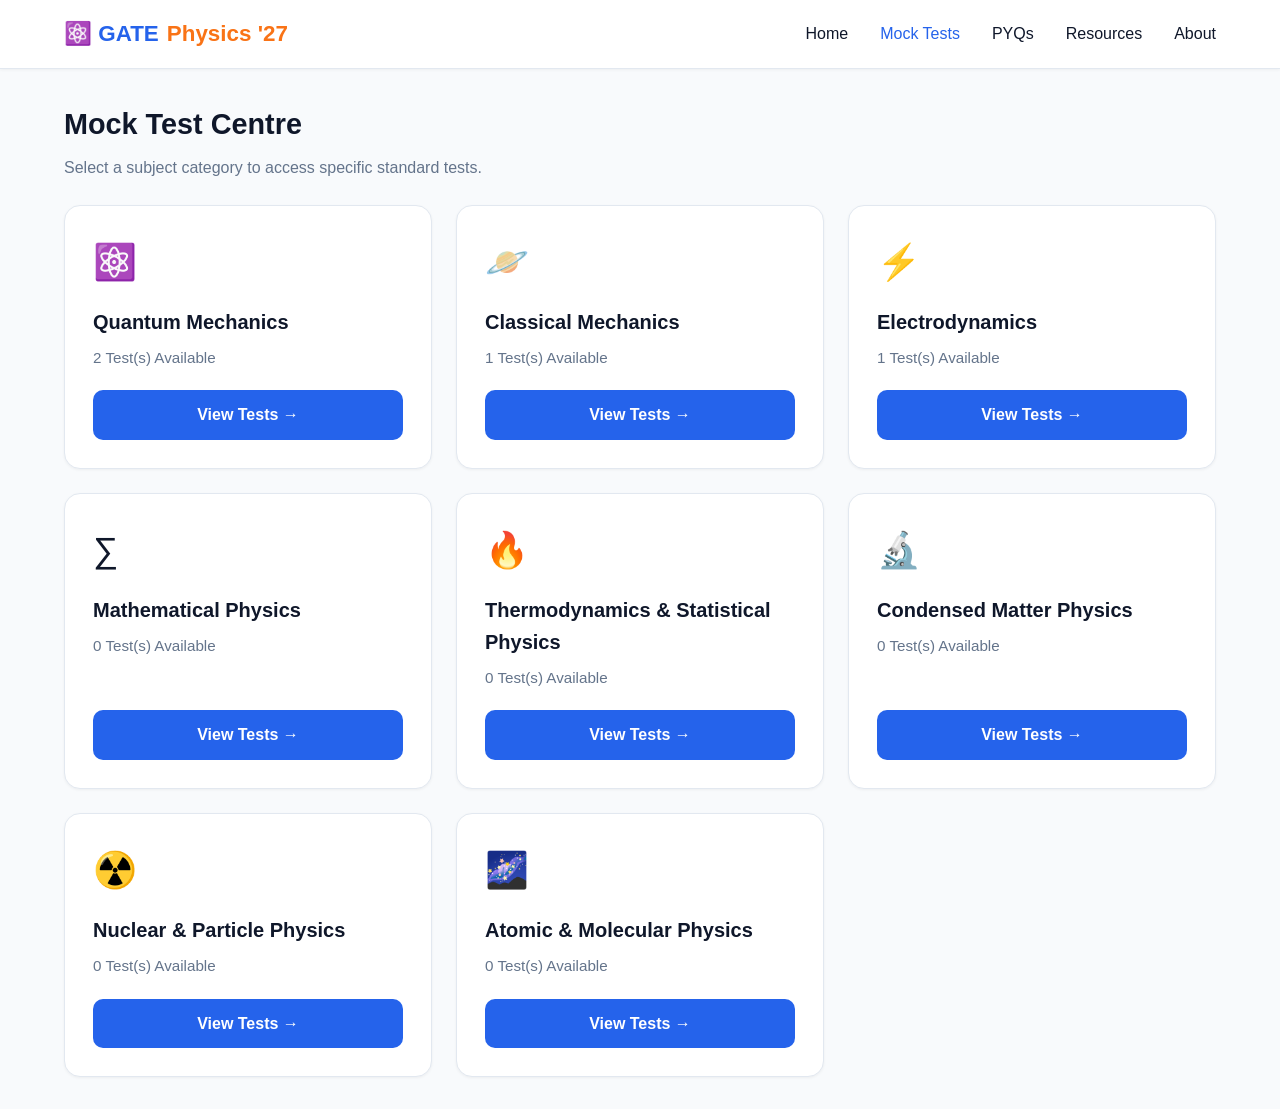
<file: gate-mock/index.html>
<!DOCTYPE html>
<html lang="en">
<head>
  <meta charset="UTF-8">
  <meta name="viewport" content="width=device-width, initial-scale=1.0">
  <title>Mock Test Centre - GATE Physics 2027</title>
  <link rel="stylesheet" href="../style.css">
</head>
<body>
  <header class="navbar">
    <div class="nav-container">
      <a href="../index.html" class="logo">⚛️ GATE <span>Physics '27</span></a>
      <ul class="nav-links">
        <li><a href="../index.html">Home</a></li>
        <li><a href="index.html" class="active">Mock Tests</a></li>
        <li><a href="../pyq.html">PYQs</a></li>
        <li><a href="../resources.html">Resources</a></li>
        <li><a href="../about.html">About</a></li>
      </ul>
    </div>
  </header>

  <main class="container">
    <h1 class="section-title">Mock Test Centre</h1>
    <p class="section-subtitle">Select a subject category to access specific standard tests.</p>

    <div class="card-grid" id="mock-subject-grid">
      </div>
  </main>

  <script src="../tests.js"></script>
  <script>
    const container = document.getElementById('mock-subject-grid');
    if (window.TEST_CATALOG && window.TEST_CATALOG.subjects) {
      window.TEST_CATALOG.subjects.forEach(sub => {
        const testCount = sub.tests ? sub.tests.length : 0;
        const card = document.createElement('div');
        card.className = 'card';
        card.innerHTML = `
          <div class="card-icon">${sub.icon}</div>
          <h3 class="card-title">${sub.name}</h3>
          <p class="card-desc">${testCount} Test(s) Available</p>
          <a href="subject.html?subject=${sub.id}" class="btn btn-primary" style="width: 100%;">View Tests →</a>
        `;
        container.appendChild(card);
      });
    }
  </script>
</body>
</html>
</file>
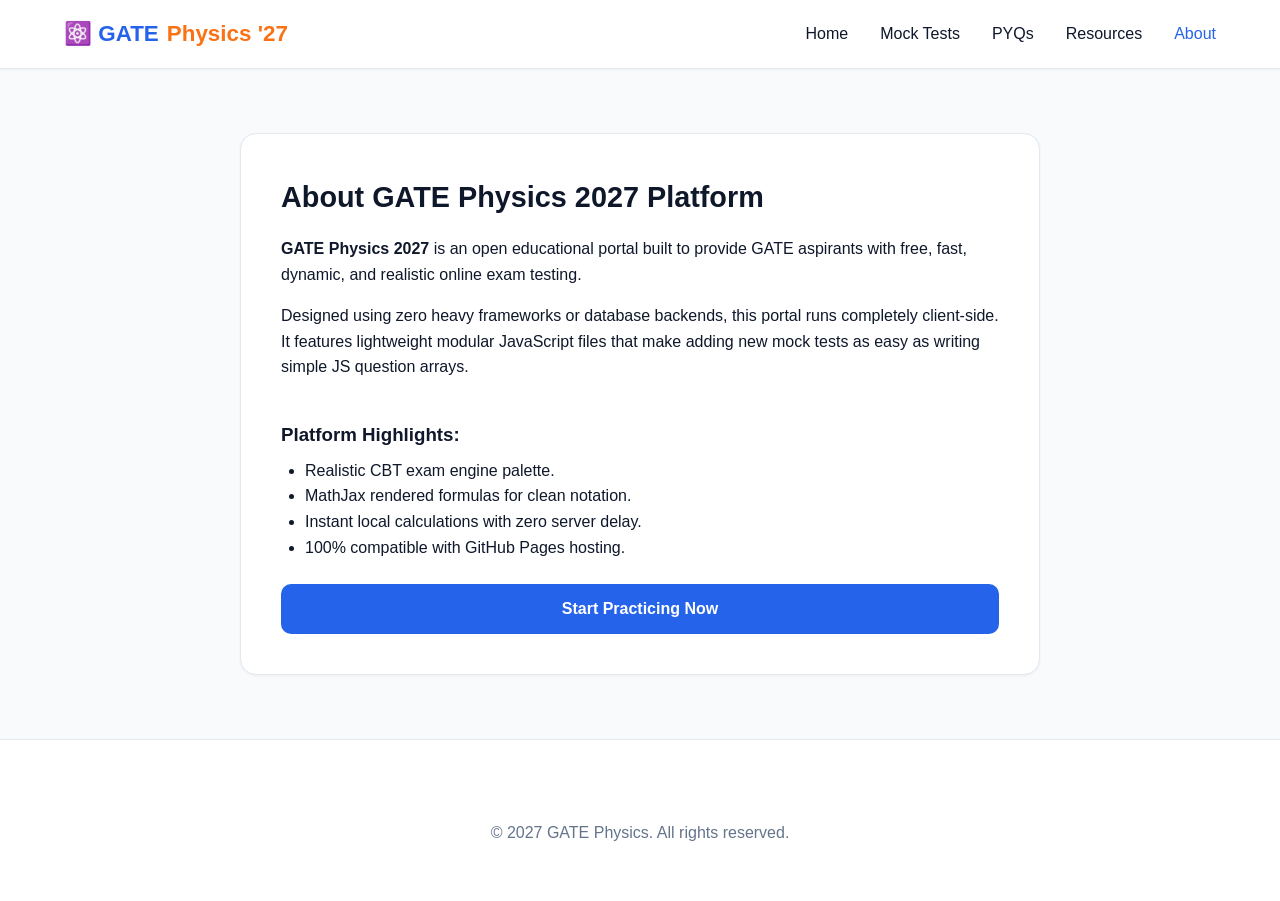
<file: about.html>
<!DOCTYPE html>
<html lang="en">
<head>
  <meta charset="UTF-8">
  <meta name="viewport" content="width=device-width, initial-scale=1.0">
  <title>About - GATE Physics 2027</title>
  <link rel="stylesheet" href="style.css">
</head>
<body>
  <header class="navbar">
    <div class="nav-container">
      <a href="index.html" class="logo">⚛️ GATE <span>Physics '27</span></a>
      <ul class="nav-links">
        <li><a href="index.html">Home</a></li>
        <li><a href="gate-mock/index.html">Mock Tests</a></li>
        <li><a href="pyq.html">PYQs</a></li>
        <li><a href="resources.html">Resources</a></li>
        <li><a href="about.html" class="active">About</a></li>
      </ul>
    </div>
  </header>

  <main class="container">
    <div class="card" style="max-width: 800px; margin: 2rem auto; padding: 2.5rem;">
      <h1 class="section-title" style="margin-bottom: 1rem;">About GATE Physics 2027 Platform</h1>
      <p style="margin-bottom: 1rem;"><strong>GATE Physics 2027</strong> is an open educational portal built to provide GATE aspirants with free, fast, dynamic, and realistic online exam testing.</p>
      <p style="margin-bottom: 1rem;">Designed using zero heavy frameworks or database backends, this portal runs completely client-side. It features lightweight modular JavaScript files that make adding new mock tests as easy as writing simple JS question arrays.</p>
      <h3 style="margin-top: 1.5rem; margin-bottom: 0.5rem;">Platform Highlights:</h3>
      <ul style="margin-left: 1.5rem; margin-bottom: 1.5rem;">
        <li>Realistic CBT exam engine palette.</li>
        <li>MathJax rendered formulas for clean notation.</li>
        <li>Instant local calculations with zero server delay.</li>
        <li>100% compatible with GitHub Pages hosting.</li>
      </ul>
      <a href="gate-mock/index.html" class="btn btn-primary">Start Practicing Now</a>
    </div>
  </main>

  <footer>
    <div class="container" style="text-align: center; color: var(--text-muted);">
      <p>© 2027 GATE Physics. All rights reserved.</p>
    </div>
  </footer>
</body>
</html>
</file>
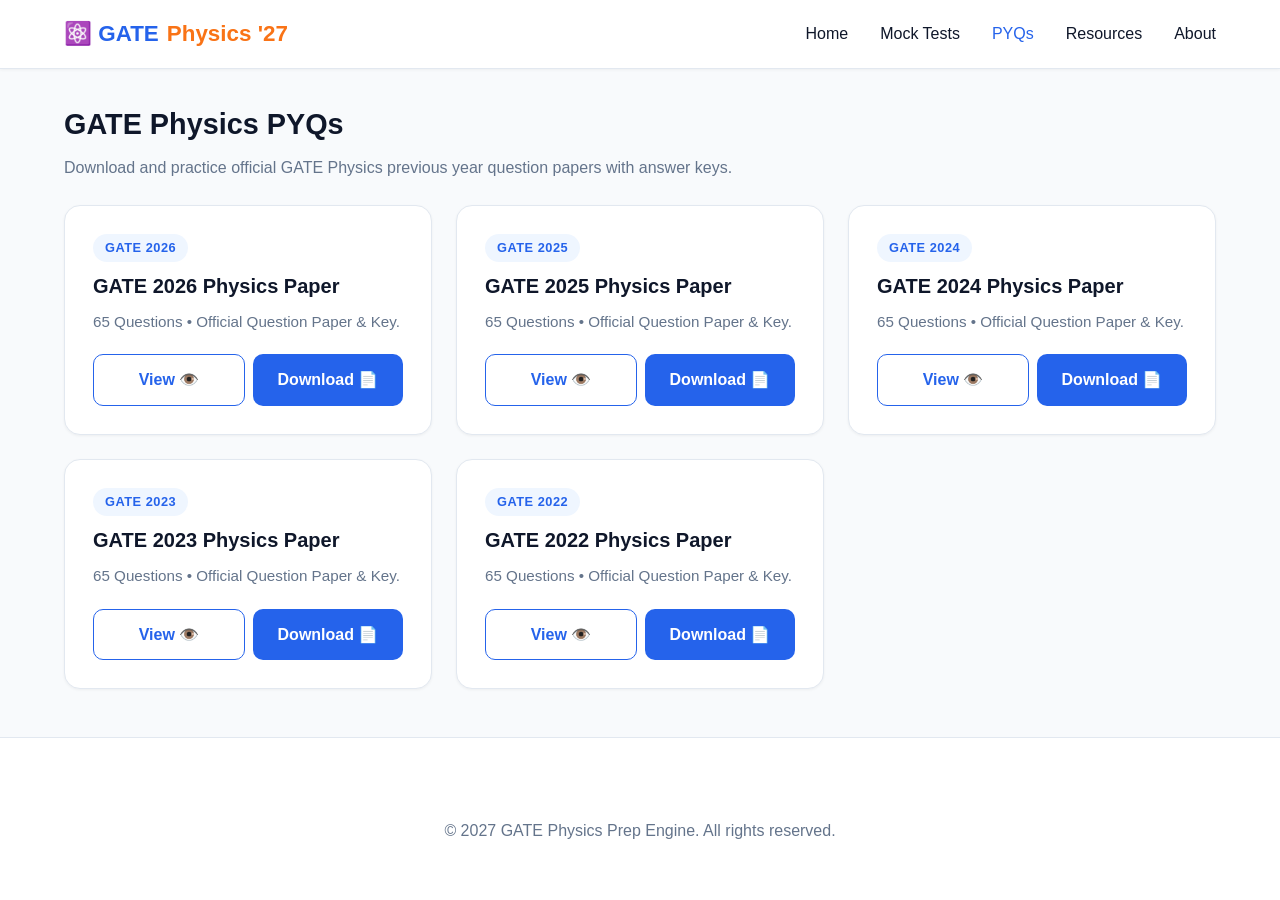
<file: pyq.html>
<!DOCTYPE html>
<html lang="en">
<head>
  <meta charset="UTF-8">
  <meta name="viewport" content="width=device-width, initial-scale=1.0">
  <title>GATE Physics PYQs - Previous Year Papers</title>
  <link rel="stylesheet" href="style.css">
</head>
<body>
  <header class="navbar">
    <div class="nav-container">
      <a href="index.html" class="logo">⚛️ GATE <span>Physics '27</span></a>
      <ul class="nav-links">
        <li><a href="index.html">Home</a></li>
        <li><a href="gate-mock/index.html">Mock Tests</a></li>
        <li><a href="pyq.html" class="active">PYQs</a></li>
        <li><a href="resources.html">Resources</a></li>
        <li><a href="about.html">About</a></li>
      </ul>
    </div>
  </header>

  <main class="container">
    <h1 class="section-title">GATE Physics PYQs</h1>
    <p class="section-subtitle">Download and practice official GATE Physics previous year question papers with answer keys.</p>

    <div class="card-grid">
      <!-- GATE 2026 -->
      <div class="card">
        <span class="badge badge-primary" style="width: fit-content; margin-bottom: 0.5rem;">GATE 2026</span>
        <h3 class="card-title">GATE 2026 Physics Paper</h3>
        <p class="card-desc">65 Questions • Official Question Paper & Key.</p>
        <div style="display: flex; gap: 0.5rem; margin-top: auto;">
          <a href="pdfs/gate-2026-physics.pdf" target="_blank" class="btn btn-secondary" style="flex: 1;">View 👁️</a>
          <a href="pdfs/gate-2026-physics.pdf" download class="btn btn-primary" style="flex: 1;">Download 📄</a>
        </div>
      </div>

      <!-- GATE 2025 -->
      <div class="card">
        <span class="badge badge-primary" style="width: fit-content; margin-bottom: 0.5rem;">GATE 2025</span>
        <h3 class="card-title">GATE 2025 Physics Paper</h3>
        <p class="card-desc">65 Questions • Official Question Paper & Key.</p>
        <div style="display: flex; gap: 0.5rem; margin-top: auto;">
          <a href="pdfs/gate-2025-physics.pdf" target="_blank" class="btn btn-secondary" style="flex: 1;">View 👁️</a>
          <a href="pdfs/gate-2025-physics.pdf" download class="btn btn-primary" style="flex: 1;">Download 📄</a>
        </div>
      </div>

      <!-- GATE 2024 -->
      <div class="card">
        <span class="badge badge-primary" style="width: fit-content; margin-bottom: 0.5rem;">GATE 2024</span>
        <h3 class="card-title">GATE 2024 Physics Paper</h3>
        <p class="card-desc">65 Questions • Official Question Paper & Key.</p>
        <div style="display: flex; gap: 0.5rem; margin-top: auto;">
          <a href="pdfs/gate-2024-physics.pdf" target="_blank" class="btn btn-secondary" style="flex: 1;">View 👁️</a>
          <a href="pdfs/gate-2024-physics.pdf" download class="btn btn-primary" style="flex: 1;">Download 📄</a>
        </div>
      </div>

      <!-- GATE 2023 -->
      <div class="card">
        <span class="badge badge-primary" style="width: fit-content; margin-bottom: 0.5rem;">GATE 2023</span>
        <h3 class="card-title">GATE 2023 Physics Paper</h3>
        <p class="card-desc">65 Questions • Official Question Paper & Key.</p>
        <div style="display: flex; gap: 0.5rem; margin-top: auto;">
          <a href="pdfs/gate-2023-physics.pdf" target="_blank" class="btn btn-secondary" style="flex: 1;">View 👁️</a>
          <a href="pdfs/gate-2023-physics.pdf" download class="btn btn-primary" style="flex: 1;">Download 📄</a>
        </div>
      </div>

      <!-- GATE 2022 -->
      <div class="card">
        <span class="badge badge-primary" style="width: fit-content; margin-bottom: 0.5rem;">GATE 2022</span>
        <h3 class="card-title">GATE 2022 Physics Paper</h3>
        <p class="card-desc">65 Questions • Official Question Paper & Key.</p>
        <div style="display: flex; gap: 0.5rem; margin-top: auto;">
          <a href="pdfs/gate-2022-physics.pdf" target="_blank" class="btn btn-secondary" style="flex: 1;">View 👁️</a>
          <a href="pdfs/gate-2022-physics.pdf" download class="btn btn-primary" style="flex: 1;">Download 📄</a>
        </div>
      </div>
    </div>
  </main>

  <footer>
    <div class="container" style="text-align: center; color: var(--text-muted);">
      <p>© 2027 GATE Physics Prep Engine. All rights reserved.</p>
    </div>
  </footer>
</body>
</html>
</file>
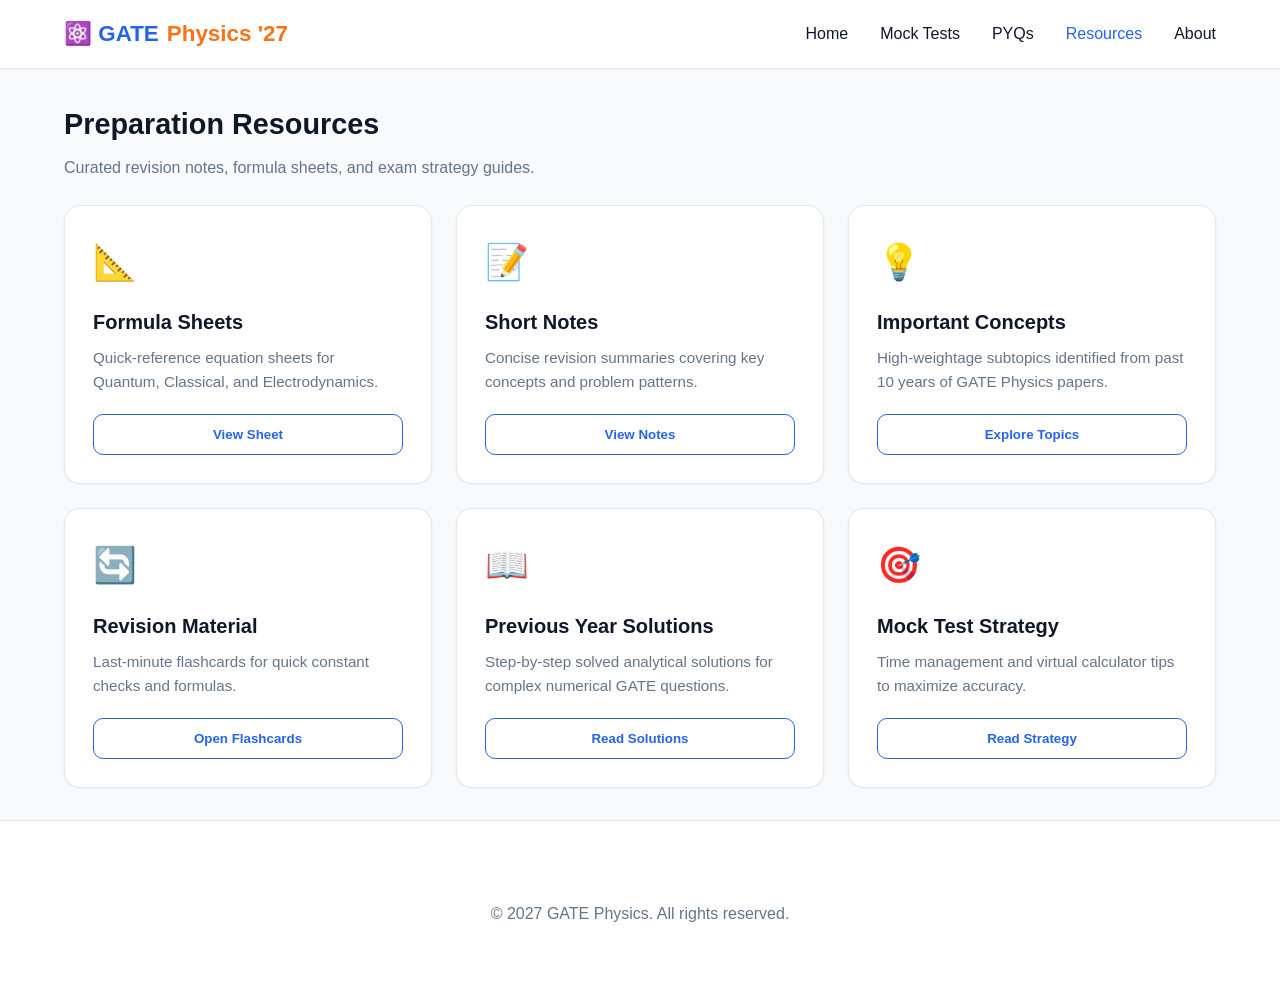
<file: resources.html>
<!DOCTYPE html>
<html lang="en">
<head>
  <meta charset="UTF-8">
  <meta name="viewport" content="width=device-width, initial-scale=1.0">
  <title>Resources - GATE Physics 2027</title>
  <link rel="stylesheet" href="style.css">
</head>
<body>
  <header class="navbar">
    <div class="nav-container">
      <a href="index.html" class="logo">⚛️ GATE <span>Physics '27</span></a>
      <ul class="nav-links">
        <li><a href="index.html">Home</a></li>
        <li><a href="gate-mock/index.html">Mock Tests</a></li>
        <li><a href="pyq.html">PYQs</a></li>
        <li><a href="resources.html" class="active">Resources</a></li>
        <li><a href="about.html">About</a></li>
      </ul>
    </div>
  </header>

  <main class="container">
    <h1 class="section-title">Preparation Resources</h1>
    <p class="section-subtitle">Curated revision notes, formula sheets, and exam strategy guides.</p>

    <div class="card-grid">
      <div class="card">
        <div class="card-icon">📐</div>
        <h3 class="card-title">Formula Sheets</h3>
        <p class="card-desc">Quick-reference equation sheets for Quantum, Classical, and Electrodynamics.</p>
        <button class="btn btn-secondary" onclick="alert('Resource downloading feature coming soon.')">View Sheet</button>
      </div>
      <div class="card">
        <div class="card-icon">📝</div>
        <h3 class="card-title">Short Notes</h3>
        <p class="card-desc">Concise revision summaries covering key concepts and problem patterns.</p>
        <button class="btn btn-secondary" onclick="alert('Resource downloading feature coming soon.')">View Notes</button>
      </div>
      <div class="card">
        <div class="card-icon">💡</div>
        <h3 class="card-title">Important Concepts</h3>
        <p class="card-desc">High-weightage subtopics identified from past 10 years of GATE Physics papers.</p>
        <button class="btn btn-secondary" onclick="alert('Resource downloading feature coming soon.')">Explore Topics</button>
      </div>
      <div class="card">
        <div class="card-icon">🔄</div>
        <h3 class="card-title">Revision Material</h3>
        <p class="card-desc">Last-minute flashcards for quick constant checks and formulas.</p>
        <button class="btn btn-secondary" onclick="alert('Resource downloading feature coming soon.')">Open Flashcards</button>
      </div>
      <div class="card">
        <div class="card-icon">📖</div>
        <h3 class="card-title">Previous Year Solutions</h3>
        <p class="card-desc">Step-by-step solved analytical solutions for complex numerical GATE questions.</p>
        <button class="btn btn-secondary" onclick="alert('Resource downloading feature coming soon.')">Read Solutions</button>
      </div>
      <div class="card">
        <div class="card-icon">🎯</div>
        <h3 class="card-title">Mock Test Strategy</h3>
        <p class="card-desc">Time management and virtual calculator tips to maximize accuracy.</p>
        <button class="btn btn-secondary" onclick="alert('Resource downloading feature coming soon.')">Read Strategy</button>
      </div>
    </div>
  </main>

  <footer>
    <div class="container" style="text-align: center; color: var(--text-muted);">
      <p>© 2027 GATE Physics. All rights reserved.</p>
    </div>
  </footer>
</body>
</html>
</file>
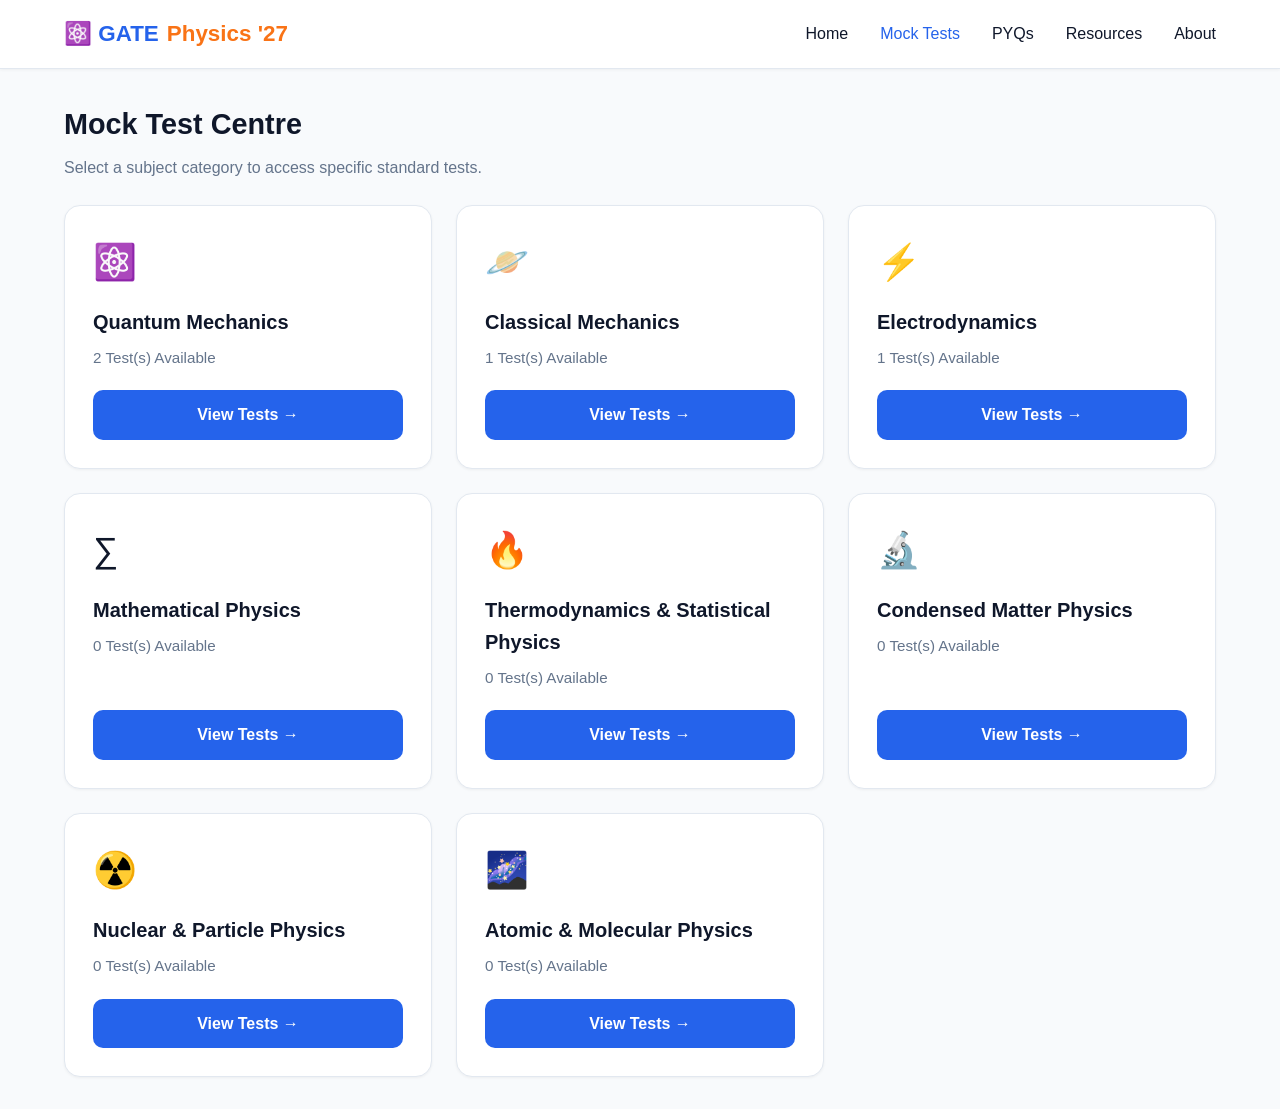
<file: gate-mock/result.html>
<!DOCTYPE html>
<html lang="en">
<head>
  <meta charset="UTF-8">
  <meta name="viewport" content="width=device-width, initial-scale=1.0">
  <title>Test Result Dashboard</title>
  <link rel="stylesheet" href="../style.css">
</head>
<body>
  <header class="navbar">
    <div class="nav-container">
      <a href="../index.html" class="logo">⚛️ GATE <span>Physics '27</span></a>
    </div>
  </header>

  <main class="container">
    <div class="card" style="max-width: 700px; margin: 2rem auto; text-align: center; padding: 2.5rem;">
      <h1 class="section-title" id="res-title">Test Result</h1>
      <div id="perf-msg" class="badge badge-primary" style="font-size: 1rem; margin: 1rem 0;">Evaluating...</div>

      <div style="font-size: 3rem; font-weight: 800; color: var(--primary); margin: 1.5rem 0;" id="res-score">
        0 / 0
      </div>

      <div class="stats-grid" style="grid-template-columns: repeat(2, 1fr); margin: 2rem 0;">
        <div class="stat-card">
          <div class="stat-number" style="color: var(--success);" id="res-correct">0</div>
          <div class="stat-label">Correct Answers</div>
        </div>
        <div class="stat-card">
          <div class="stat-number" style="color: var(--danger);" id="res-wrong">0</div>
          <div class="stat-label">Wrong Answers</div>
        </div>
        <div class="stat-card">
          <div class="stat-number" style="color: var(--warning);" id="res-skipped">0</div>
          <div class="stat-label">Skipped</div>
        </div>
        <div class="stat-card">
          <div class="stat-number" id="res-accuracy">0%</div>
          <div class="stat-label">Accuracy</div>
        </div>
      </div>

      <div style="display: flex; gap: 1rem; justify-content: center; flex-wrap: wrap;">
        <a href="index.html" class="btn btn-secondary">Back to Mock Tests</a>
        <button onclick="window.history.back()" class="btn btn-primary">Retry Test 🔄</button>
      </div>
    </div>
  </main>

  <script>
    const dataRaw = sessionStorage.getItem("MOCK_RESULT");
    if (!dataRaw) {
      window.location.href = "index.html";
    } else {
      const res = JSON.parse(dataRaw);
      document.getElementById("res-title").textContent = res.testTitle;
      document.getElementById("res-score").textContent = `${res.score} / ${res.maxMarks}`;
      document.getElementById("res-correct").textContent = res.correct;
      document.getElementById("res-wrong").textContent = res.wrong;
      document.getElementById("res-skipped").textContent = res.skipped;
      document.getElementById("res-accuracy").textContent = `${res.accuracy}%`;

      const msgBadge = document.getElementById("perf-msg");
      const p = parseFloat(res.percentage);
      if (p >= 75) {
        msgBadge.textContent = "🌟 Excellent Performance!";
        msgBadge.className = "badge badge-easy";
      } else if (p >= 40) {
        msgBadge.textContent = "👍 Good Performance - Keep Practicing";
        msgBadge.className = "badge badge-medium";
      } else {
        msgBadge.textContent = "📖 More Practice Recommended";
        msgBadge.className = "badge badge-hard";
      }
    }
  </script>
</body>
</html>
</file>
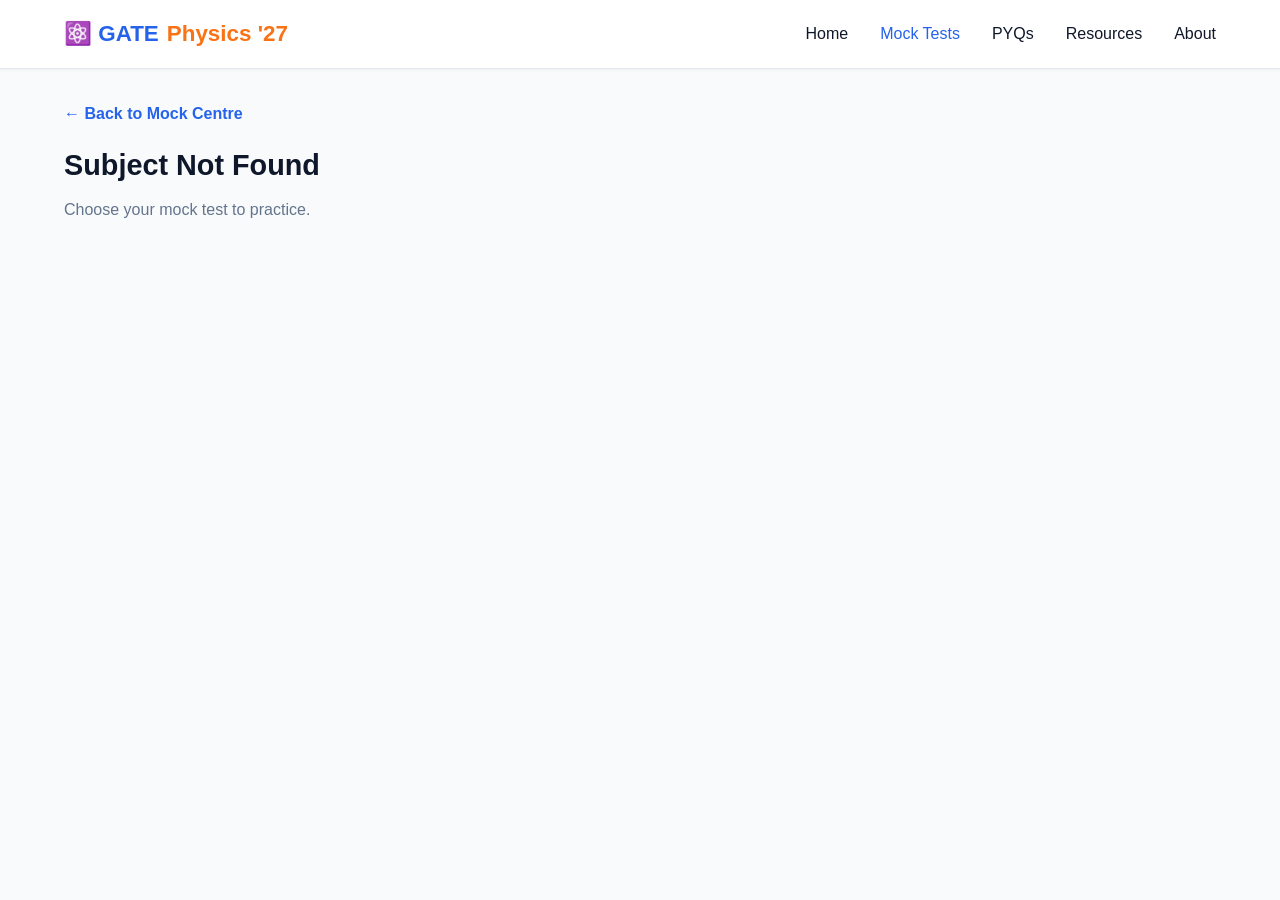
<file: gate-mock/subject.html>
<!DOCTYPE html>
<html lang="en">
<head>
  <meta charset="UTF-8">
  <meta name="viewport" content="width=device-width, initial-scale=1.0">
  <title>Subject Mock Tests - GATE Physics 2027</title>
  <link rel="stylesheet" href="../style.css">
</head>
<body>
  <header class="navbar">
    <div class="nav-container">
      <a href="../index.html" class="logo">⚛️ GATE <span>Physics '27</span></a>
      <ul class="nav-links">
        <li><a href="../index.html">Home</a></li>
        <li><a href="index.html" class="active">Mock Tests</a></li>
        <li><a href="../pyq.html">PYQs</a></li>
        <li><a href="../resources.html">Resources</a></li>
        <li><a href="../about.html">About</a></li>
      </ul>
    </div>
  </header>

  <main class="container">
    <a href="index.html" style="color: var(--primary); font-weight: 600; text-decoration: none;">← Back to Mock Centre</a>
    <h1 class="section-title" id="subject-title" style="margin-top: 1rem;">Subject</h1>
    <p class="section-subtitle">Choose your mock test to practice.</p>

    <div class="card-grid" id="test-list-grid">
      </div>
  </main>

  <script src="../tests.js"></script>
  <script>
    const urlParams = new URLSearchParams(window.location.search);
    const subId = urlParams.get('subject');
    const container = document.getElementById('test-list-grid');
    const title = document.getElementById('subject-title');

    const subjectObj = window.TEST_CATALOG.subjects.find(s => s.id === subId);

    if (subjectObj) {
      title.textContent = subjectObj.icon + " " + subjectObj.name;
      if (subjectObj.tests.length === 0) {
        container.innerHTML = `<p style="grid-column: 1/-1; color: var(--text-muted);">No mock tests available in this module yet. Check back soon!</p>`;
      } else {
        subjectObj.tests.forEach((t) => {
          let diffClass = "badge-medium";
          if (t.difficulty === "Easy") diffClass = "badge-easy";
          if (t.difficulty === "Hard") diffClass = "badge-hard";

          const card = document.createElement('div');
          card.className = 'card';
          card.innerHTML = `
            <div style="display: flex; justify-content: space-between; align-items: start; margin-bottom: 0.5rem;">
              <span class="badge ${diffClass}">${t.difficulty}</span>
              <span style="font-size: 0.85rem; color: var(--text-muted);">${t.duration} mins</span>
            </div>
            <h3 class="card-title">${t.name}</h3>
            <p class="card-desc">${t.questionsCount} Questions • ${t.marks} Marks</p>
            <a href="mock-test.html?test=${t.id}" class="btn btn-primary" style="width: 100%;">Start Test</a>
          `;
          container.appendChild(card);
        });
      }
    } else {
      title.textContent = "Subject Not Found";
    }
  </script>
</body>
</html>
</file>
<file: style.css>
/* ROOT CSS - Modern Light Indian EdTech Theme */
:root {
  --primary: #2563eb;
  --primary-hover: #1d4ed8;
  --primary-light: #eff6ff;
  --secondary: #f97316;
  --secondary-hover: #ea580c;
  --bg-main: #f8fafc;
  --surface: #ffffff;
  --text-main: #0f172a;
  --text-muted: #64748b;
  --border: #e2e8f0;
  --success: #10b981;
  --danger: #ef4444;
  --warning: #f59e0b;
  --radius-lg: 16px;
  --radius-md: 10px;
  --radius-sm: 6px;
  --shadow-sm: 0 1px 3px rgba(0,0,0,0.05);
  --shadow-md: 0 4px 12px rgba(0,0,0,0.08);
  --shadow-lg: 0 10px 25px rgba(0,0,0,0.1);
  --font-main: 'Inter', -apple-system, BlinkMacSystemFont, 'Segoe UI', Roboto, sans-serif;
}

* {
  box-sizing: border-box;
  margin: 0;
  padding: 0;
  font-family: var(--font-main);
}

body {
  background-color: var(--bg-main);
  color: var(--text-main);
  line-height: 1.6;
  min-height: 100vh;
  display: flex;
  flex-direction: column;
}

/* Typography & Links */
a {
  text-decoration: none;
  color: inherit;
}

/* Header / Navbar */
.navbar {
  background: var(--surface);
  border-bottom: 1px solid var(--border);
  position: sticky;
  top: 0;
  z-index: 1000;
  box-shadow: var(--shadow-sm);
}

.nav-container {
  max-width: 1200px;
  margin: 0 auto;
  padding: 1rem 1.5rem;
  display: flex;
  justify-content: space-between;
  align-items: center;
}

.logo {
  font-size: 1.4rem;
  font-weight: 800;
  color: var(--primary);
  display: flex;
  align-items: center;
  gap: 0.5rem;
}

.logo span {
  color: var(--secondary);
}

.nav-links {
  display: flex;
  gap: 2rem;
  list-style: none;
  align-items: center;
}

.nav-links a {
  font-weight: 500;
  color: var(--text-main);
  transition: color 0.2s;
}

.nav-links a:hover, .nav-links a.active {
  color: var(--primary);
}

.hamburger {
  display: none;
  flex-direction: column;
  gap: 5px;
  cursor: pointer;
  background: none;
  border: none;
}

.hamburger span {
  width: 25px;
  height: 3px;
  background-color: var(--text-main);
  border-radius: 2px;
}

/* Buttons */
.btn {
  display: inline-flex;
  align-items: center;
  justify-content: center;
  padding: 0.75rem 1.5rem;
  font-weight: 600;
  border-radius: var(--radius-md);
  transition: all 0.2s ease;
  cursor: pointer;
  border: none;
  gap: 0.5rem;
}

.btn-primary {
  background-color: var(--primary);
  color: white;
}

.btn-primary:hover {
  background-color: var(--primary-hover);
  transform: translateY(-1px);
  box-shadow: var(--shadow-md);
}

.btn-secondary {
  background-color: var(--surface);
  color: var(--primary);
  border: 1px solid var(--primary);
}

.btn-secondary:hover {
  background-color: var(--primary-light);
  transform: translateY(-1px);
}

.btn-accent {
  background-color: var(--secondary);
  color: white;
}

.btn-accent:hover {
  background-color: var(--secondary-hover);
}

/* Container */
.container {
  max-width: 1200px;
  margin: 0 auto;
  padding: 2rem 1.5rem;
  width: 100%;
  flex: 1;
}

/* Cards */
.card-grid {
  display: grid;
  grid-template-columns: repeat(auto-fit, minmax(280px, 1fr));
  gap: 1.5rem;
  margin-top: 1.5rem;
}

.card {
  background: var(--surface);
  border: 1px solid var(--border);
  border-radius: var(--radius-lg);
  padding: 1.75rem;
  box-shadow: var(--shadow-sm);
  transition: all 0.3s ease;
  display: flex;
  flex-direction: column;
}

.card:hover {
  transform: translateY(-4px);
  box-shadow: var(--shadow-md);
  border-color: #cbd5e1;
}

.card-icon {
  font-size: 2.2rem;
  margin-bottom: 1rem;
}

.card-title {
  font-size: 1.25rem;
  font-weight: 700;
  margin-bottom: 0.5rem;
  color: var(--text-main);
}

.card-desc {
  color: var(--text-muted);
  font-size: 0.95rem;
  margin-bottom: 1.25rem;
  flex: 1;
}

/* Badges */
.badge {
  display: inline-block;
  padding: 0.25rem 0.75rem;
  border-radius: 50px;
  font-size: 0.8rem;
  font-weight: 700;
  text-transform: uppercase;
  letter-spacing: 0.5px;
}

.badge-primary {
  background-color: var(--primary-light);
  color: var(--primary);
}

.badge-easy { background-color: #d1fae5; color: #047857; }
.badge-medium { background-color: #fef3c7; color: #b45309; }
.badge-hard { background-color: #fee2e2; color: #b91c1c; }

/* Hero Section */
.hero {
  display: grid;
  grid-template-columns: 1.2fr 0.8fr;
  gap: 2rem;
  align-items: center;
  padding: 3rem 0;
}

.hero-content h1 {
  font-size: 2.8rem;
  font-weight: 800;
  line-height: 1.2;
  margin: 1rem 0;
  color: var(--text-main);
}

.hero-content p {
  font-size: 1.15rem;
  color: var(--text-muted);
  margin-bottom: 2rem;
}

.hero-actions {
  display: flex;
  gap: 1rem;
  flex-wrap: wrap;
}

.hero-visual {
  background: linear-gradient(135deg, var(--primary-light) 0%, #e0e7ff 100%);
  border-radius: var(--radius-lg);
  padding: 2.5rem;
  display: flex;
  flex-direction: column;
  align-items: center;
  justify-content: center;
  text-align: center;
  border: 1px solid var(--border);
  box-shadow: var(--shadow-sm);
}

/* Stats Section */
.stats-grid {
  display: grid;
  grid-template-columns: repeat(auto-fit, minmax(200px, 1fr));
  gap: 1.5rem;
  margin: 3rem 0;
}

.stat-card {
  background: var(--surface);
  border: 1px solid var(--border);
  border-radius: var(--radius-md);
  padding: 1.5rem;
  text-align: center;
}

.stat-number {
  font-size: 2.2rem;
  font-weight: 800;
  color: var(--primary);
}

.stat-label {
  color: var(--text-muted);
  font-weight: 500;
}

/* Banner */
.cta-banner {
  background: linear-gradient(135deg, var(--primary) 0%, #1e40af 100%);
  color: white;
  border-radius: var(--radius-lg);
  padding: 3rem 2rem;
  text-align: center;
  margin: 4rem 0;
}

.cta-banner h2 {
  font-size: 2rem;
  margin-bottom: 1rem;
}

.cta-banner p {
  margin-bottom: 2rem;
  opacity: 0.9;
}

/* Footer */
footer {
  background-color: var(--surface);
  border-top: 1px solid var(--border);
  padding: 3rem 0 1.5rem 0;
  margin-top: auto;
}

.footer-grid {
  display: grid;
  grid-template-columns: 2fr 1fr 1fr;
  gap: 2rem;
  margin-bottom: 2rem;
}

.footer-bottom {
  text-align: center;
  padding-top: 1.5rem;
  border-top: 1px solid var(--border);
  color: var(--text-muted);
  font-size: 0.9rem;
}

/* Section Headings */
.section-title {
  font-size: 1.8rem;
  font-weight: 800;
  margin-bottom: 0.5rem;
}

.section-subtitle {
  color: var(--text-muted);
  margin-bottom: 1.5rem;
}

/* Responsiveness */
@media (max-width: 768px) {
  .hamburger {
    display: flex;
  }
  .nav-links {
    display: none;
    position: absolute;
    top: 100%;
    left: 0;
    right: 0;
    background: var(--surface);
    flex-direction: column;
    padding: 1.5rem;
    border-bottom: 1px solid var(--border);
    box-shadow: var(--shadow-md);
  }
  .nav-links.active {
    display: flex;
  }
  .hero {
    grid-template-columns: 1fr;
  }
  .footer-grid {
    grid-template-columns: 1fr;
  }
  .hero-content h1 {
    font-size: 2rem;
  }
}
</file>
